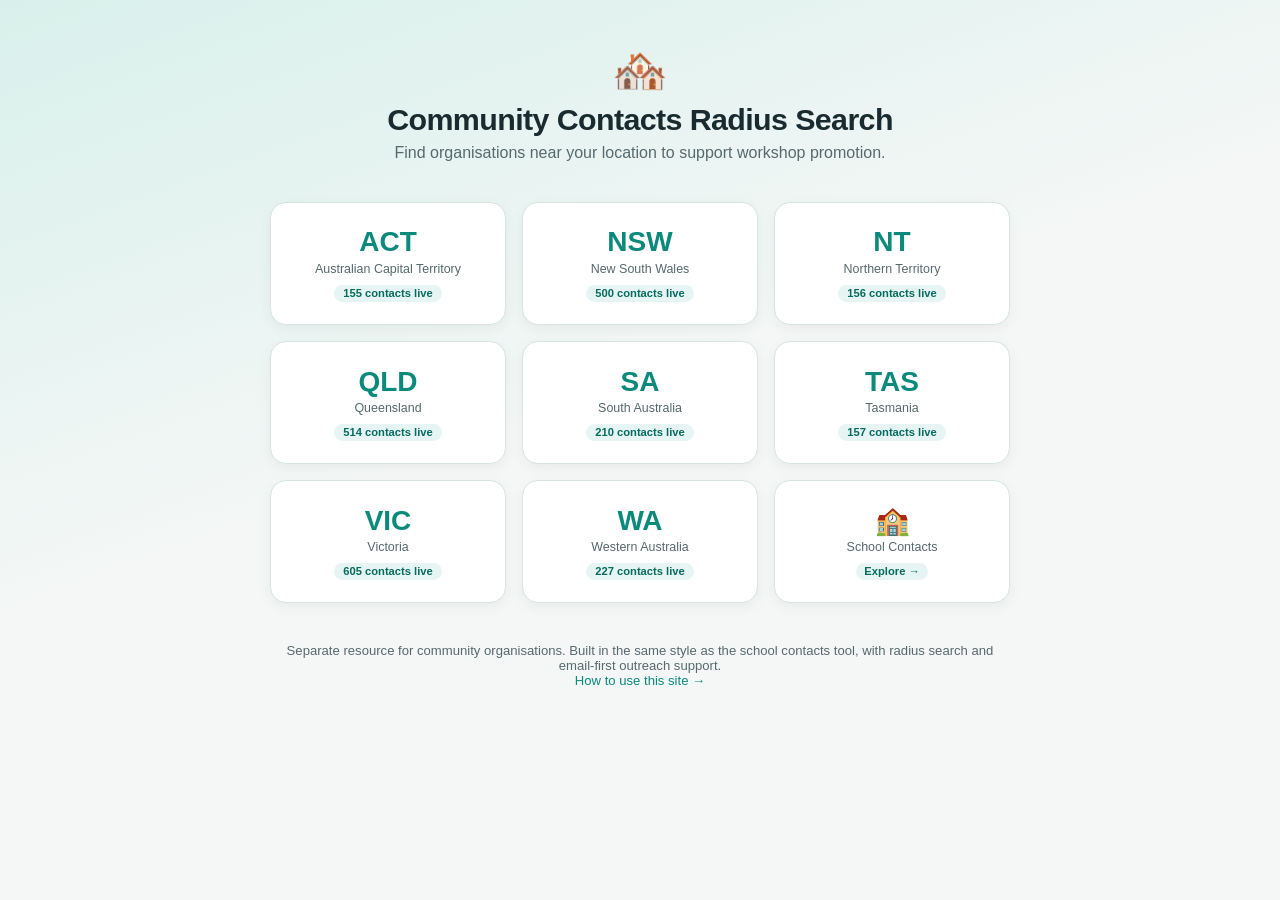
<file: docs/index.html>
<!doctype html>
<html lang="en">
<head>
  <meta charset="utf-8" />
  <meta name="viewport" content="width=device-width, initial-scale=1" />
  <title>Community Contacts Radius Search</title>
  <style>
    :root {
      --bg: #f4f7f6;
      --card: #ffffff;
      --ink: #1a2b2f;
      --accent: #0b8a7c;
      --accent-dark: #076b60;
      --line: #d7e5e2;
      --muted: #56696c;
    }
    *, *::before, *::after { box-sizing: border-box; }
    body {
      margin: 0;
      font-family: "Avenir Next", "Segoe UI", sans-serif;
      background: linear-gradient(160deg, #d8f0eb 0%, var(--bg) 45%);
      color: var(--ink);
      min-height: 100vh;
    }
    .wrap { max-width: 780px; margin: 0 auto; padding: 3rem 1.25rem 4rem; }
    .hero { text-align: center; margin-bottom: 2.5rem; }
    .hero-icon { font-size: 2.8rem; line-height: 1; margin-bottom: 0.6rem; }
    .hero h1 { margin: 0 0 0.4rem; font-size: 1.9rem; letter-spacing: -0.02em; }
    .hero p { margin: 0; color: var(--muted); }
    .state-grid { display: grid; grid-template-columns: repeat(3, 1fr); gap: 1rem; }
    @media (max-width: 480px) { .state-grid { grid-template-columns: repeat(2, 1fr); } }
    .state-card {
      display: flex;
      flex-direction: column;
      align-items: center;
      justify-content: center;
      gap: 0.35rem;
      padding: 1.6rem 1rem 1.4rem;
      background: var(--card);
      border: 1px solid var(--line);
      border-radius: 16px;
      text-decoration: none;
      color: var(--ink);
      box-shadow: 0 4px 14px rgba(0,0,0,0.05);
      transition: transform 0.15s ease, box-shadow 0.15s ease, border-color 0.15s ease;
    }
    .state-card:hover {
      transform: translateY(-3px);
      box-shadow: 0 10px 28px rgba(11,138,124,0.15);
      border-color: var(--accent);
    }
    .abbr { font-size: 1.75rem; font-weight: 800; color: var(--accent); line-height: 1; }
    .name { font-size: 0.78rem; color: var(--muted); font-weight: 500; text-align: center; }
    .badge {
      margin-top: 0.2rem;
      font-size: 0.7rem;
      color: var(--accent-dark);
      background: #e6f5f3;
      border-radius: 20px;
      padding: 0.15rem 0.55rem;
      font-weight: 600;
      white-space: nowrap;
    }
    .footnote { margin-top: 2.5rem; text-align: center; font-size: 0.82rem; color: var(--muted); }
  </style>
</head>
<body>
  <div class="wrap">
    <div class="hero">
      <div class="hero-icon">🏘️</div>
      <h1>Community Contacts Radius Search</h1>
      <p>Find organisations near your location to support workshop promotion.</p>
    </div>

    <div class="state-grid">
      <a class="state-card" href="./act.html">
        <span class="abbr">ACT</span>
        <span class="name">Australian Capital Territory</span>
        <span class="badge" id="actBadge">Loading…</span>
      </a>
      <a class="state-card" href="./nsw.html">
        <span class="abbr">NSW</span>
        <span class="name">New South Wales</span>
        <span class="badge" id="nswBadge">Loading…</span>
      </a>
      <a class="state-card" href="./nt.html">
        <span class="abbr">NT</span>
        <span class="name">Northern Territory</span>
        <span class="badge" id="ntBadge">Loading…</span>
      </a>
      <a class="state-card" href="./qld.html">
        <span class="abbr">QLD</span>
        <span class="name">Queensland</span>
        <span class="badge" id="qldBadge">Loading…</span>
      </a>
      <a class="state-card" href="./sa.html">
        <span class="abbr">SA</span>
        <span class="name">South Australia</span>
        <span class="badge" id="saBadge">Loading…</span>
      </a>
      <a class="state-card" href="./tas.html">
        <span class="abbr">TAS</span>
        <span class="name">Tasmania</span>
        <span class="badge" id="tasBadge">Loading…</span>
      </a>
      <a class="state-card" href="./vic.html">
        <span class="abbr">VIC</span>
        <span class="name">Victoria</span>
        <span class="badge" id="vicBadge">Loading…</span>
      </a>
      <a class="state-card" href="./wa.html">
        <span class="abbr">WA</span>
        <span class="name">Western Australia</span>
        <span class="badge" id="waBadge">Loading…</span>
      </a>
      <a class="state-card" href="https://craigwrenasmir.github.io/school-contacts/index.html">
        <span class="abbr">🏫</span>
        <span class="name">School Contacts</span>
        <span class="badge">Explore →</span>
      </a>
    </div>

    <p class="footnote">
      Separate resource for community organisations. Built in the same style as the school contacts tool, with radius search and email-first outreach support.<br>
      <a href="./help.html" style="color: var(--accent); text-decoration: none; font-weight: 500;">How to use this site →</a>
    </p>
  </div>

  <script>
    [["act","actBadge"],["nsw","nswBadge"],["nt","ntBadge"],["qld","qldBadge"],["sa","saBadge"],["tas","tasBadge"],["vic","vicBadge"],["wa","waBadge"]].forEach(([state, id]) => {
      fetch(`./data/${state}/contacts.min.json`)
        .then((r) => r.json())
        .then((rows) => {
          const badge = document.getElementById(id);
          if (badge) badge.textContent = `${rows.length} contacts live`;
        })
        .catch(() => {
          const badge = document.getElementById(id);
          if (badge) badge.textContent = "Coming soon";
        });
    });
  </script>
</body>
</html>
</file>
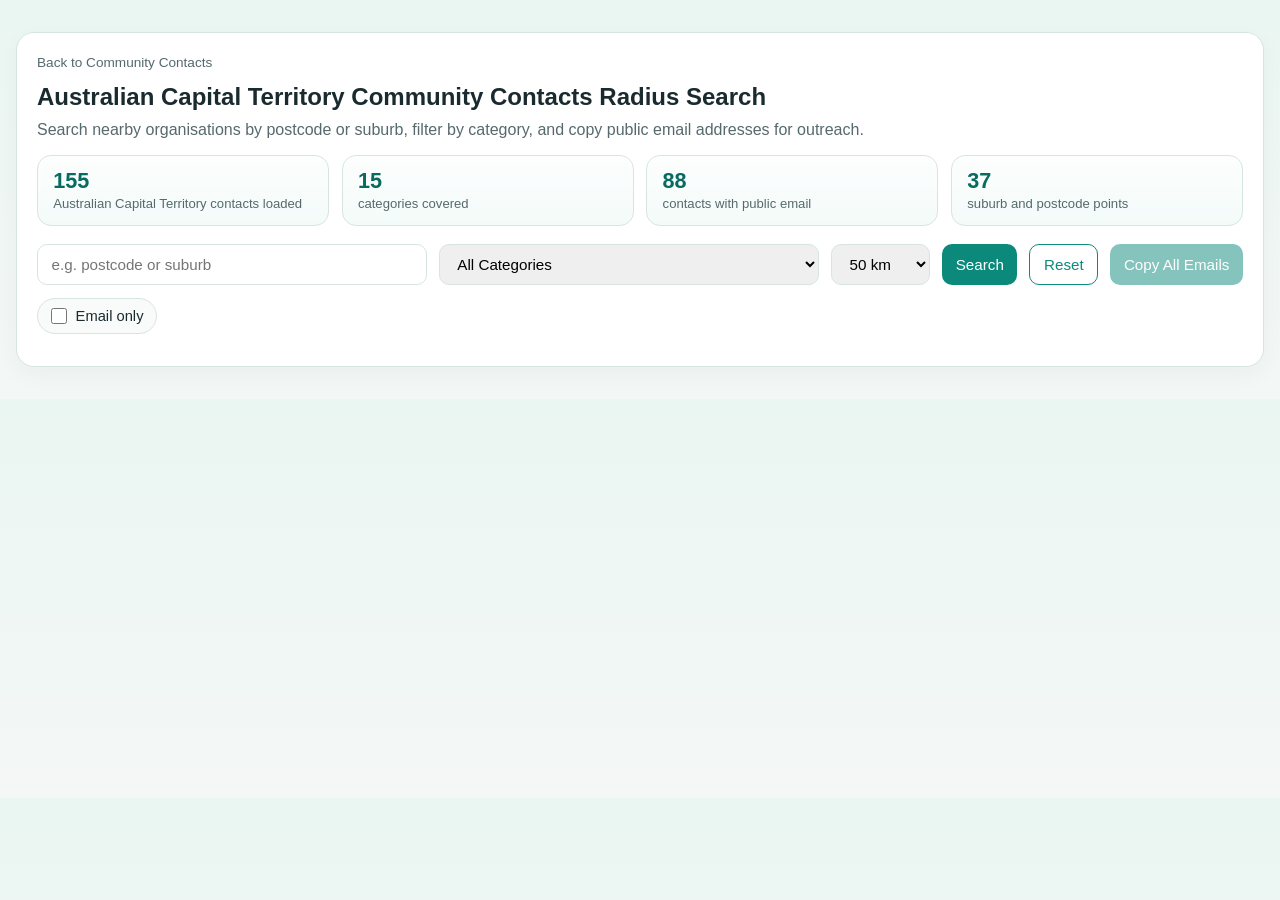
<file: docs/act.html>
<!doctype html>
<html lang="en">
<head>
  <meta charset="utf-8" />
  <meta name="viewport" content="width=device-width, initial-scale=1" />
  <title>ACT Community Contacts Radius Search</title>
  <link rel="stylesheet" href="./state.css" />
</head>
<body>
  <div class="wrap">
    <div class="card">
      <div class="topnav"><a href="./index.html">Back to Community Contacts</a></div>
      <h1 id="pageTitle"></h1>
      <p id="pageSub" class="sub"></p>
      <div id="datasetStats" class="stats" aria-live="polite"></div>
      <div class="row">
        <input id="location" placeholder="e.g. postcode or suburb" />
        <select id="category">
          <option value="all" selected>All Categories</option>
        </select>
        <select id="radius">
          <option value="5">5 km</option>
          <option value="10">10 km</option>
          <option value="20">20 km</option>
          <option value="50" selected>50 km</option>
          <option value="100">100 km</option>
        </select>
        <button id="searchBtn">Search</button>
        <button id="clearBtn" type="button" class="btn-toggle">Reset</button>
        <button id="copyBtn" type="button" disabled>Copy Emails</button>
      </div>
      <div class="row row-secondary">
        <label class="check">
          <input id="emailOnly" type="checkbox" />
          <span>Email only</span>
        </label>
      </div>
      <div id="meta" class="meta"></div>
      <div id="copyMeta" class="meta"></div>
      <div id="error" class="err"></div>
      <div style="overflow:auto;">
        <table id="results" hidden>
          <thead>
            <tr>
              <th>Organisation</th>
              <th>Category</th>
              <th>Suburb</th>
              <th>Email</th>
              <th>Phone</th>
              <th>Links</th>
            </tr>
          </thead>
          <tbody></tbody>
        </table>
      </div>
    </div>
  </div>

  <script>
    window.STATE_CODE = "act";
    window.STATE_NAME = "Australian Capital Territory";
  </script>
  <script src="./js/community-search.js"></script>
</body>
</html>
</file>
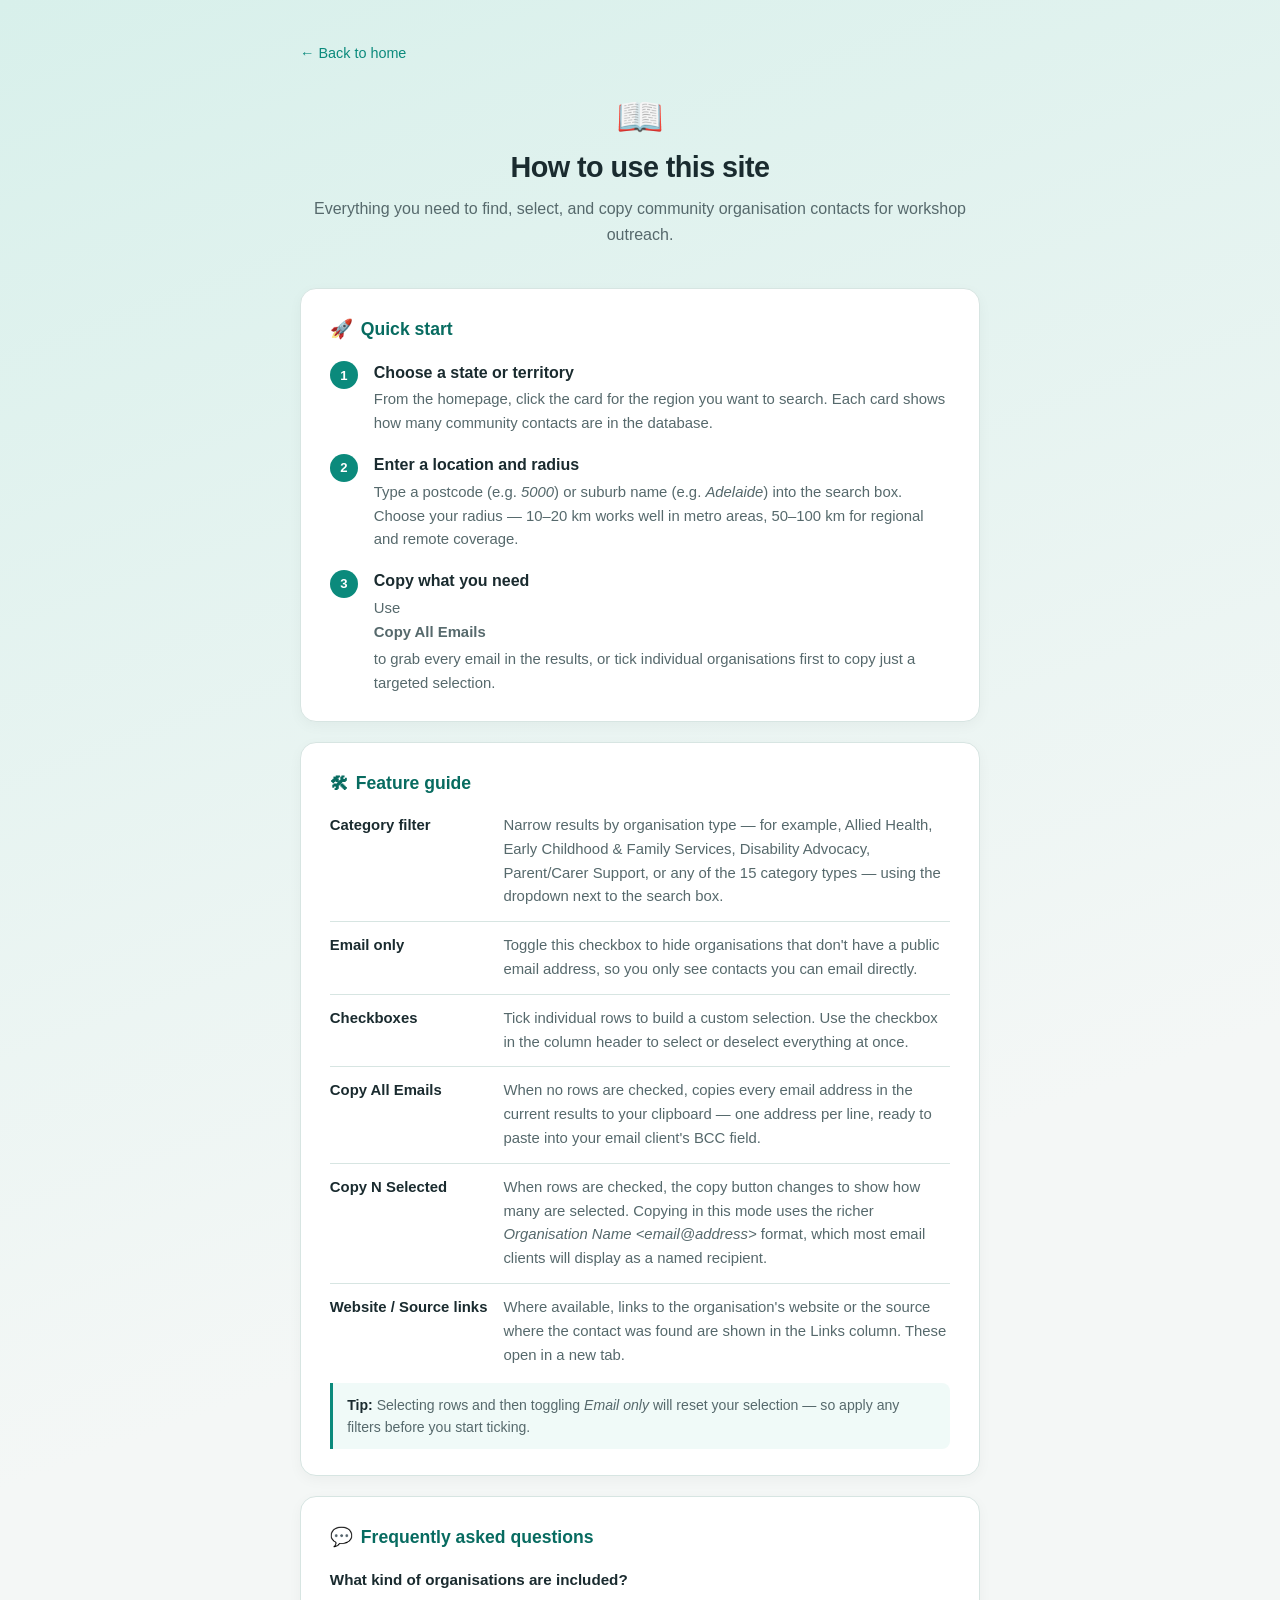
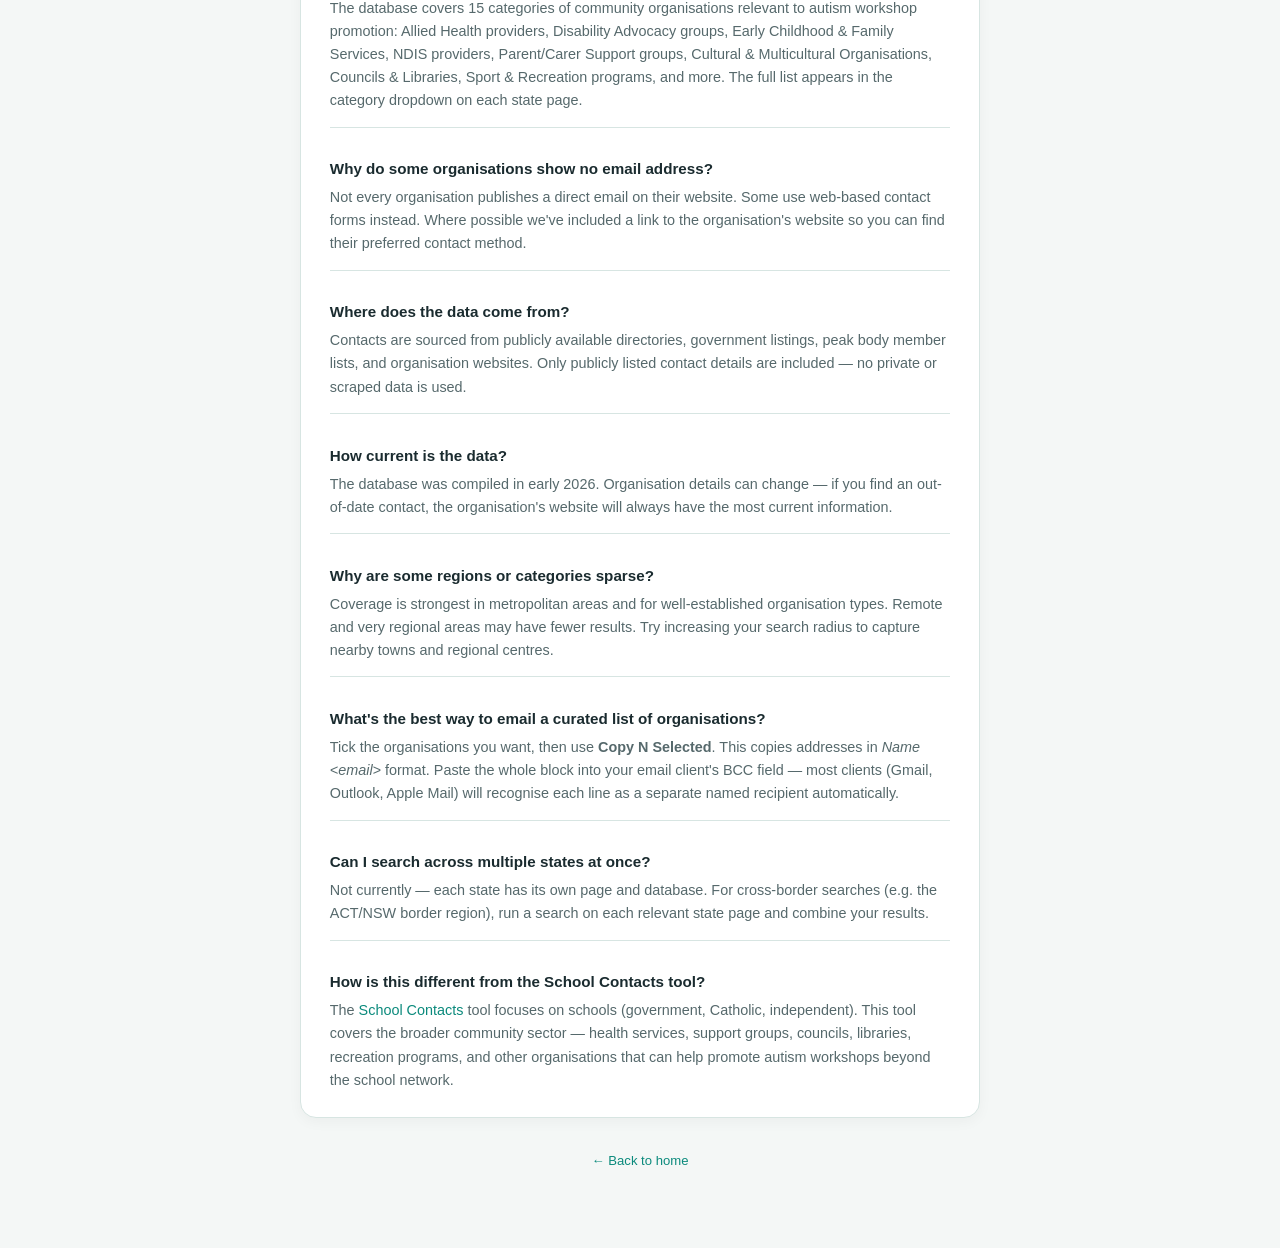
<file: docs/help.html>
<!doctype html>
<html lang="en">
<head>
  <meta charset="utf-8" />
  <meta name="viewport" content="width=device-width, initial-scale=1" />
  <title>How to use — Community Contacts Radius Search</title>
  <style>
    :root {
      --bg: #f4f7f6;
      --card: #ffffff;
      --ink: #1a2b2f;
      --accent: #0b8a7c;
      --accent-dark: #076b60;
      --line: #d7e5e2;
      --muted: #56696c;
    }

    *, *::before, *::after { box-sizing: border-box; }

    body {
      margin: 0;
      font-family: "Avenir Next", "Segoe UI", sans-serif;
      background: linear-gradient(160deg, #d8f0eb 0%, var(--bg) 45%);
      color: var(--ink);
      min-height: 100vh;
      line-height: 1.6;
    }

    .wrap {
      max-width: 720px;
      margin: 0 auto;
      padding: 2.5rem 1.25rem 4rem;
    }

    .topnav {
      margin-bottom: 2rem;
    }

    .topnav a {
      color: var(--accent);
      text-decoration: none;
      font-size: 0.9rem;
      font-weight: 500;
    }

    .topnav a:hover { text-decoration: underline; }

    .hero {
      text-align: center;
      margin-bottom: 2.5rem;
    }

    .hero-icon {
      font-size: 2.4rem;
      line-height: 1;
      margin-bottom: 0.5rem;
    }

    .hero h1 {
      margin: 0 0 0.4rem;
      font-size: 1.8rem;
      font-weight: 700;
      letter-spacing: -0.02em;
    }

    .hero p {
      margin: 0;
      color: var(--muted);
      font-size: 1rem;
    }

    /* -- Cards -- */
    .card {
      background: var(--card);
      border: 1px solid var(--line);
      border-radius: 16px;
      padding: 1.6rem 1.8rem;
      margin-bottom: 1.25rem;
      box-shadow: 0 4px 14px rgba(0,0,0,0.04);
    }

    .card h2 {
      margin: 0 0 1rem;
      font-size: 1.1rem;
      font-weight: 700;
      color: var(--accent-dark);
      display: flex;
      align-items: center;
      gap: 0.5rem;
    }

    .card h2 .icon { font-size: 1.15rem; }

    /* -- Steps -- */
    .steps { list-style: none; margin: 0; padding: 0; }

    .steps li {
      display: flex;
      gap: 1rem;
      margin-bottom: 1rem;
    }

    .steps li:last-child { margin-bottom: 0; }

    .step-num {
      flex-shrink: 0;
      width: 28px;
      height: 28px;
      background: var(--accent);
      color: #fff;
      border-radius: 50%;
      display: flex;
      align-items: center;
      justify-content: center;
      font-size: 0.82rem;
      font-weight: 700;
      margin-top: 0.1rem;
    }

    .step-body { flex: 1; }
    .step-body strong { display: block; margin-bottom: 0.2rem; }
    .step-body p { margin: 0; color: var(--muted); font-size: 0.93rem; }

    /* -- Feature rows -- */
    .feature-list { list-style: none; margin: 0; padding: 0; }

    .feature-list li {
      border-bottom: 1px solid var(--line);
      padding: 0.75rem 0;
      display: flex;
      gap: 0.85rem;
      align-items: flex-start;
      font-size: 0.93rem;
    }

    .feature-list li:last-child { border-bottom: none; padding-bottom: 0; }
    .feature-list li:first-child { padding-top: 0; }

    .feature-label {
      flex-shrink: 0;
      min-width: 160px;
      font-weight: 600;
      color: var(--ink);
    }

    .feature-desc { color: var(--muted); }

    /* -- FAQ -- */
    .faq { list-style: none; margin: 0; padding: 0; }

    .faq li {
      border-bottom: 1px solid var(--line);
      padding: 0.9rem 0;
    }

    .faq li:last-child { border-bottom: none; padding-bottom: 0; }
    .faq li:first-child { padding-top: 0; }

    .faq-q {
      font-weight: 600;
      margin-bottom: 0.3rem;
      font-size: 0.95rem;
    }

    .faq-a {
      color: var(--muted);
      font-size: 0.9rem;
      margin: 0;
    }

    /* -- Tip box -- */
    .tip {
      background: #f0faf8;
      border-left: 3px solid var(--accent);
      border-radius: 0 8px 8px 0;
      padding: 0.65rem 0.9rem;
      font-size: 0.88rem;
      color: var(--muted);
      margin-top: 1rem;
    }

    .tip strong { color: var(--ink); }

    /* -- Footer -- */
    .footnote {
      margin-top: 2rem;
      text-align: center;
      font-size: 0.82rem;
      color: var(--muted);
    }

    a { color: var(--accent); text-decoration: none; }
    a:hover { text-decoration: underline; }
  </style>
</head>
<body>
  <div class="wrap">

    <div class="topnav">
      <a href="./index.html">&larr; Back to home</a>
    </div>

    <div class="hero">
      <div class="hero-icon">📖</div>
      <h1>How to use this site</h1>
      <p>Everything you need to find, select, and copy community organisation contacts for workshop outreach.</p>
    </div>

    <!-- Quick start -->
    <div class="card">
      <h2><span class="icon">🚀</span> Quick start</h2>
      <ol class="steps">
        <li>
          <div class="step-num">1</div>
          <div class="step-body">
            <strong>Choose a state or territory</strong>
            <p>From the homepage, click the card for the region you want to search. Each card shows how many community contacts are in the database.</p>
          </div>
        </li>
        <li>
          <div class="step-num">2</div>
          <div class="step-body">
            <strong>Enter a location and radius</strong>
            <p>Type a postcode (e.g. <em>5000</em>) or suburb name (e.g. <em>Adelaide</em>) into the search box. Choose your radius — 10–20 km works well in metro areas, 50–100 km for regional and remote coverage.</p>
          </div>
        </li>
        <li>
          <div class="step-num">3</div>
          <div class="step-body">
            <strong>Copy what you need</strong>
            <p>Use <strong>Copy All Emails</strong> to grab every email in the results, or tick individual organisations first to copy just a targeted selection.</p>
          </div>
        </li>
      </ol>
    </div>

    <!-- Feature guide -->
    <div class="card">
      <h2><span class="icon">🛠</span> Feature guide</h2>
      <ul class="feature-list">
        <li>
          <span class="feature-label">Category filter</span>
          <span class="feature-desc">Narrow results by organisation type — for example, Allied Health, Early Childhood &amp; Family Services, Disability Advocacy, Parent/Carer Support, or any of the 15 category types — using the dropdown next to the search box.</span>
        </li>
        <li>
          <span class="feature-label">Email only</span>
          <span class="feature-desc">Toggle this checkbox to hide organisations that don't have a public email address, so you only see contacts you can email directly.</span>
        </li>
        <li>
          <span class="feature-label">Checkboxes</span>
          <span class="feature-desc">Tick individual rows to build a custom selection. Use the checkbox in the column header to select or deselect everything at once.</span>
        </li>
        <li>
          <span class="feature-label">Copy All Emails</span>
          <span class="feature-desc">When no rows are checked, copies every email address in the current results to your clipboard — one address per line, ready to paste into your email client's BCC field.</span>
        </li>
        <li>
          <span class="feature-label">Copy N Selected</span>
          <span class="feature-desc">When rows are checked, the copy button changes to show how many are selected. Copying in this mode uses the richer <em>Organisation Name &lt;email@address&gt;</em> format, which most email clients will display as a named recipient.</span>
        </li>
        <li>
          <span class="feature-label">Website / Source links</span>
          <span class="feature-desc">Where available, links to the organisation's website or the source where the contact was found are shown in the Links column. These open in a new tab.</span>
        </li>
      </ul>
      <div class="tip">
        <strong>Tip:</strong> Selecting rows and then toggling <em>Email only</em> will reset your selection — so apply any filters before you start ticking.
      </div>
    </div>

    <!-- FAQ -->
    <div class="card">
      <h2><span class="icon">💬</span> Frequently asked questions</h2>
      <ul class="faq">
        <li>
          <p class="faq-q">What kind of organisations are included?</p>
          <p class="faq-a">The database covers 15 categories of community organisations relevant to autism workshop promotion: Allied Health providers, Disability Advocacy groups, Early Childhood &amp; Family Services, NDIS providers, Parent/Carer Support groups, Cultural &amp; Multicultural Organisations, Councils &amp; Libraries, Sport &amp; Recreation programs, and more. The full list appears in the category dropdown on each state page.</p>
        </li>
        <li>
          <p class="faq-q">Why do some organisations show no email address?</p>
          <p class="faq-a">Not every organisation publishes a direct email on their website. Some use web-based contact forms instead. Where possible we've included a link to the organisation's website so you can find their preferred contact method.</p>
        </li>
        <li>
          <p class="faq-q">Where does the data come from?</p>
          <p class="faq-a">Contacts are sourced from publicly available directories, government listings, peak body member lists, and organisation websites. Only publicly listed contact details are included — no private or scraped data is used.</p>
        </li>
        <li>
          <p class="faq-q">How current is the data?</p>
          <p class="faq-a">The database was compiled in early 2026. Organisation details can change — if you find an out-of-date contact, the organisation's website will always have the most current information.</p>
        </li>
        <li>
          <p class="faq-q">Why are some regions or categories sparse?</p>
          <p class="faq-a">Coverage is strongest in metropolitan areas and for well-established organisation types. Remote and very regional areas may have fewer results. Try increasing your search radius to capture nearby towns and regional centres.</p>
        </li>
        <li>
          <p class="faq-q">What's the best way to email a curated list of organisations?</p>
          <p class="faq-a">Tick the organisations you want, then use <strong>Copy N Selected</strong>. This copies addresses in <em>Name &lt;email&gt;</em> format. Paste the whole block into your email client's BCC field — most clients (Gmail, Outlook, Apple Mail) will recognise each line as a separate named recipient automatically.</p>
        </li>
        <li>
          <p class="faq-q">Can I search across multiple states at once?</p>
          <p class="faq-a">Not currently — each state has its own page and database. For cross-border searches (e.g. the ACT/NSW border region), run a search on each relevant state page and combine your results.</p>
        </li>
        <li>
          <p class="faq-q">How is this different from the School Contacts tool?</p>
          <p class="faq-a">The <a href="https://craigwrenasmir.github.io/school-contacts/index.html">School Contacts</a> tool focuses on schools (government, Catholic, independent). This tool covers the broader community sector — health services, support groups, councils, libraries, recreation programs, and other organisations that can help promote autism workshops beyond the school network.</p>
        </li>
      </ul>
    </div>

    <p class="footnote">
      <a href="./index.html">&larr; Back to home</a>
    </p>

  </div>
</body>
</html>
</file>
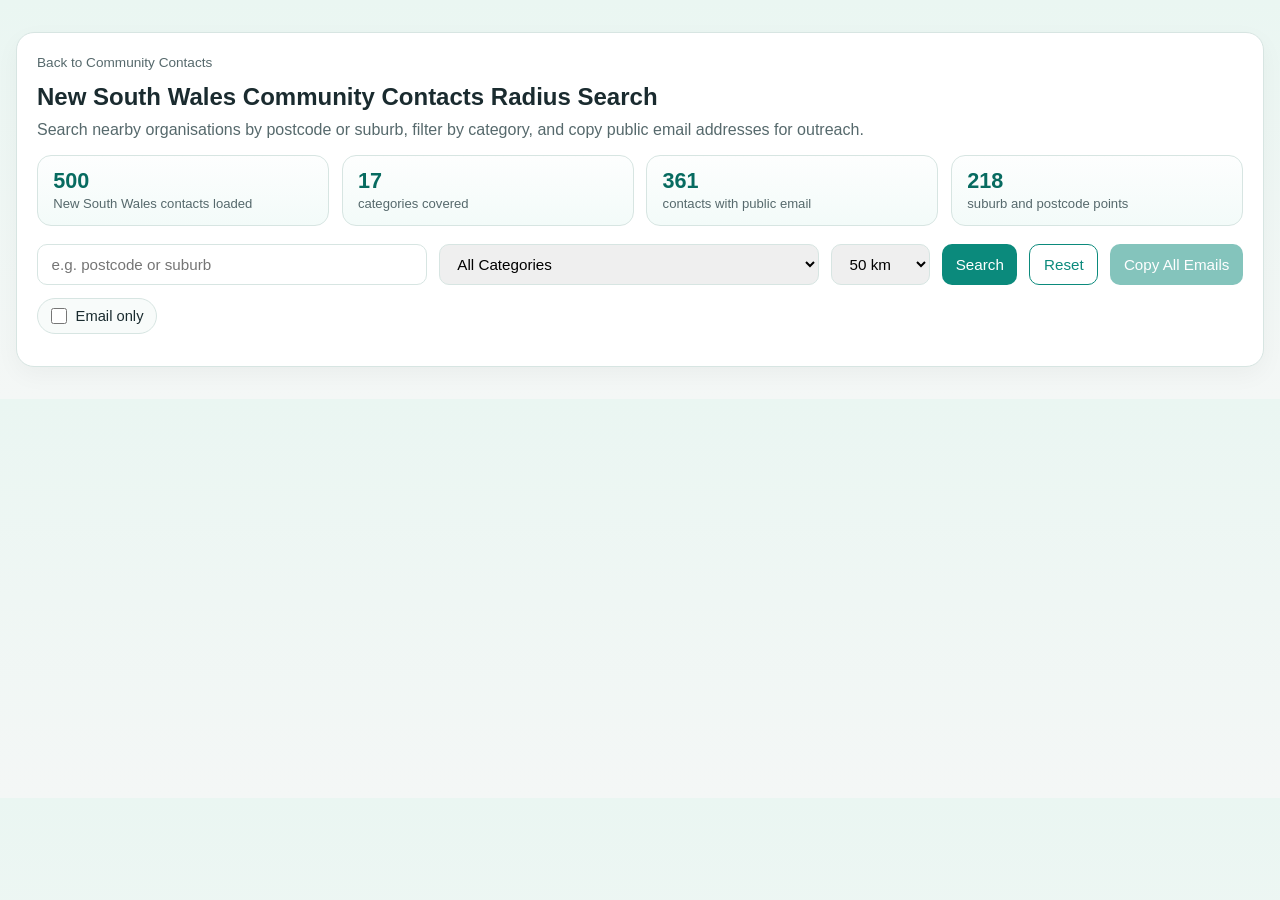
<file: docs/nsw.html>
<!doctype html>
<html lang="en">
<head>
  <meta charset="utf-8" />
  <meta name="viewport" content="width=device-width, initial-scale=1" />
  <title>NSW Community Contacts Radius Search</title>
  <link rel="stylesheet" href="./state.css" />
</head>
<body>
  <div class="wrap">
    <div class="card">
      <div class="topnav"><a href="./index.html">Back to Community Contacts</a></div>
      <h1 id="pageTitle"></h1>
      <p id="pageSub" class="sub"></p>
      <div id="datasetStats" class="stats" aria-live="polite"></div>
      <div class="row">
        <input id="location" placeholder="e.g. postcode or suburb" />
        <select id="category">
          <option value="all" selected>All Categories</option>
        </select>
        <select id="radius">
          <option value="5">5 km</option>
          <option value="10">10 km</option>
          <option value="20">20 km</option>
          <option value="50" selected>50 km</option>
          <option value="100">100 km</option>
        </select>
        <button id="searchBtn">Search</button>
        <button id="clearBtn" type="button" class="btn-toggle">Reset</button>
        <button id="copyBtn" type="button" disabled>Copy Emails</button>
      </div>
      <div class="row row-secondary">
        <label class="check">
          <input id="emailOnly" type="checkbox" />
          <span>Email only</span>
        </label>
      </div>
      <div id="meta" class="meta"></div>
      <div id="copyMeta" class="meta"></div>
      <div id="error" class="err"></div>
      <div style="overflow:auto;">
        <table id="results" hidden>
          <thead>
            <tr>
              <th>Organisation</th>
              <th>Category</th>
              <th>Suburb</th>
              <th>Email</th>
              <th>Phone</th>
              <th>Links</th>
            </tr>
          </thead>
          <tbody></tbody>
        </table>
      </div>
    </div>
  </div>

  <script>
    window.STATE_CODE = "nsw";
    window.STATE_NAME = "New South Wales";
  </script>
  <script src="./js/community-search.js"></script>
</body>
</html>
</file>
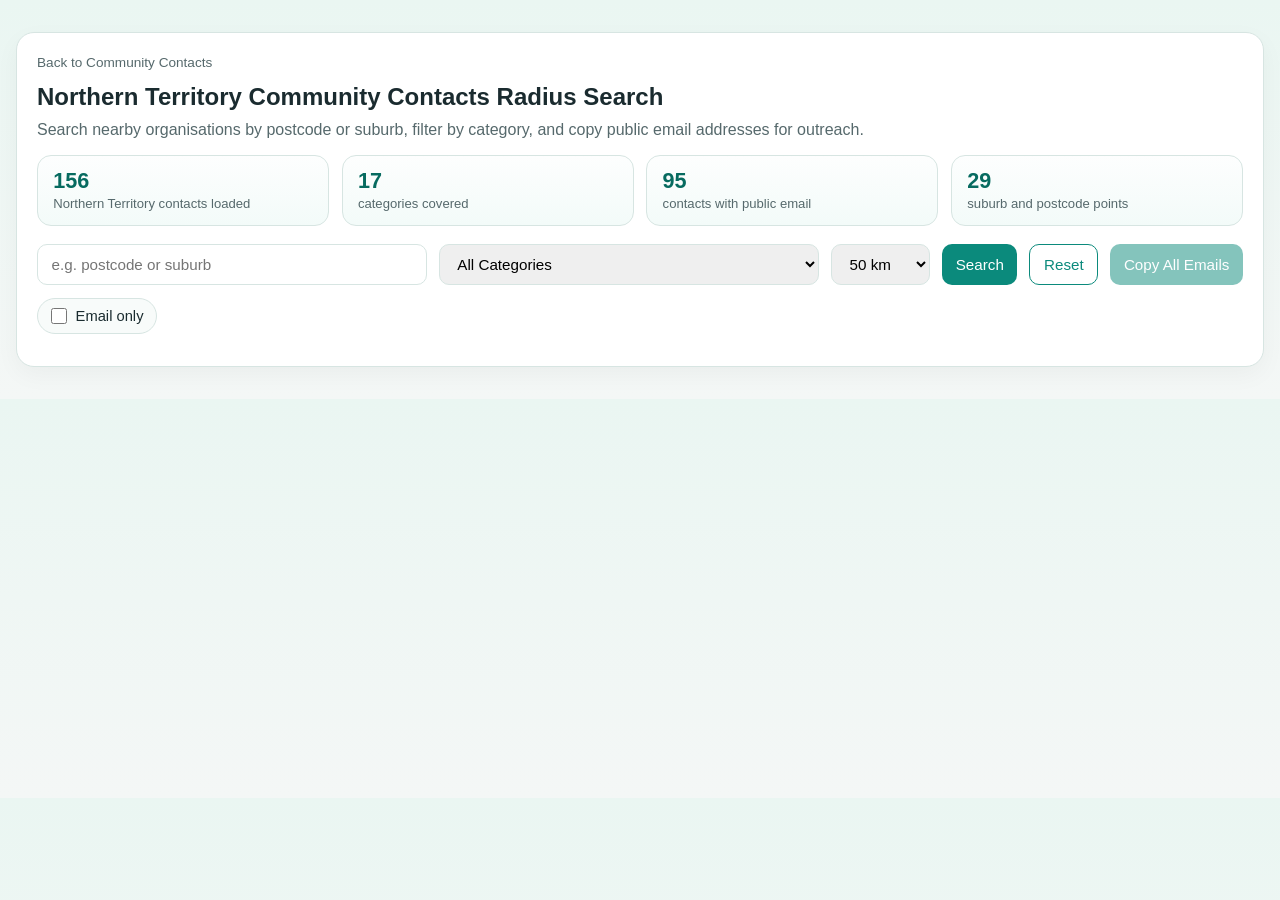
<file: docs/nt.html>
<!doctype html>
<html lang="en">
<head>
  <meta charset="utf-8" />
  <meta name="viewport" content="width=device-width, initial-scale=1" />
  <title>NT Community Contacts Radius Search</title>
  <link rel="stylesheet" href="./state.css" />
</head>
<body>
  <div class="wrap">
    <div class="card">
      <div class="topnav"><a href="./index.html">Back to Community Contacts</a></div>
      <h1 id="pageTitle"></h1>
      <p id="pageSub" class="sub"></p>
      <div id="datasetStats" class="stats" aria-live="polite"></div>
      <div class="row">
        <input id="location" placeholder="e.g. postcode or suburb" />
        <select id="category">
          <option value="all" selected>All Categories</option>
        </select>
        <select id="radius">
          <option value="5">5 km</option>
          <option value="10">10 km</option>
          <option value="20">20 km</option>
          <option value="50" selected>50 km</option>
          <option value="100">100 km</option>
        </select>
        <button id="searchBtn">Search</button>
        <button id="clearBtn" type="button" class="btn-toggle">Reset</button>
        <button id="copyBtn" type="button" disabled>Copy Emails</button>
      </div>
      <div class="row row-secondary">
        <label class="check">
          <input id="emailOnly" type="checkbox" />
          <span>Email only</span>
        </label>
      </div>
      <div id="meta" class="meta"></div>
      <div id="copyMeta" class="meta"></div>
      <div id="error" class="err"></div>
      <div style="overflow:auto;">
        <table id="results" hidden>
          <thead>
            <tr>
              <th>Organisation</th>
              <th>Category</th>
              <th>Suburb</th>
              <th>Email</th>
              <th>Phone</th>
              <th>Links</th>
            </tr>
          </thead>
          <tbody></tbody>
        </table>
      </div>
    </div>
  </div>

  <script>
    window.STATE_CODE = "nt";
    window.STATE_NAME = "Northern Territory";
  </script>
  <script src="./js/community-search.js"></script>
</body>
</html>
</file>
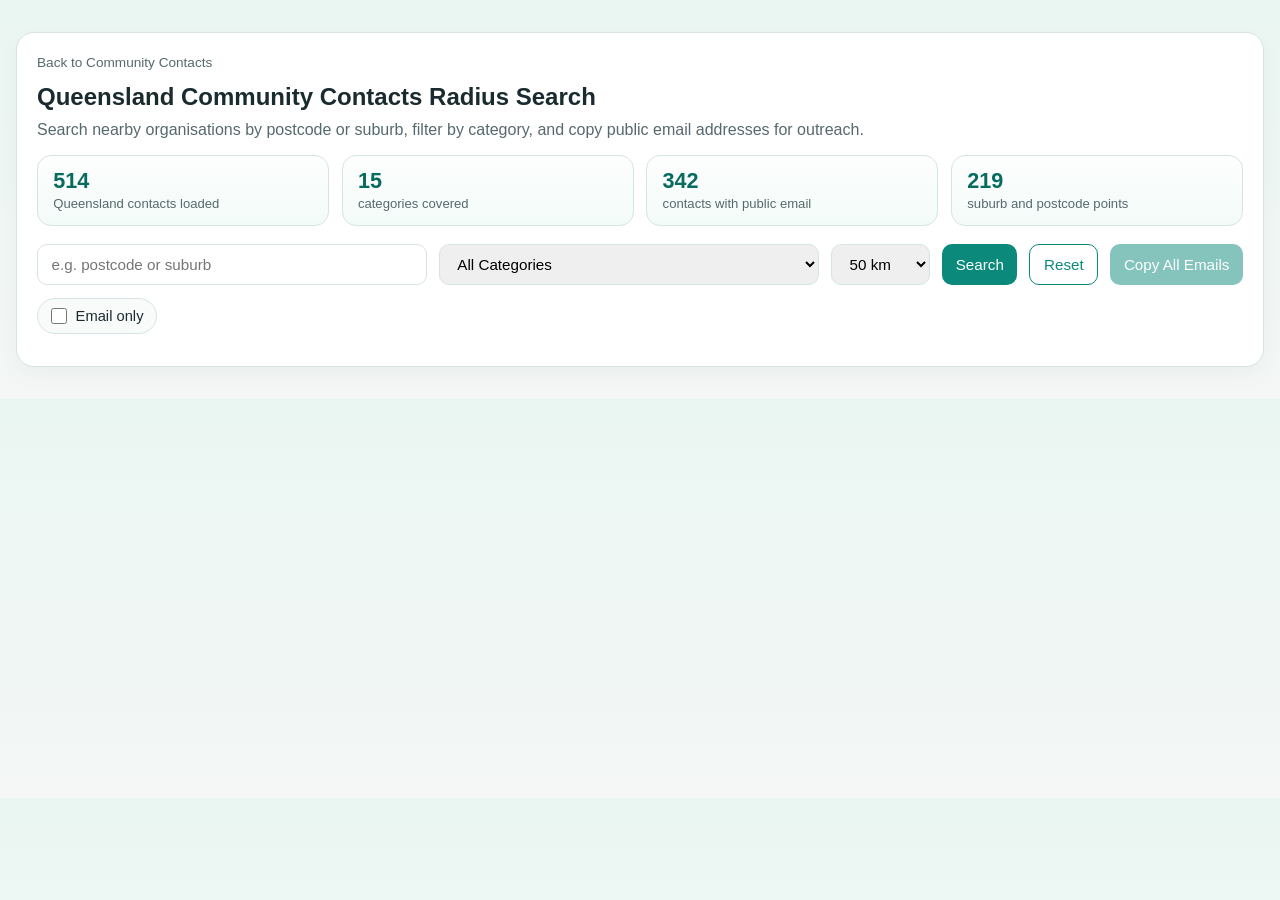
<file: docs/qld.html>
<!doctype html>
<html lang="en">
<head>
  <meta charset="utf-8" />
  <meta name="viewport" content="width=device-width, initial-scale=1" />
  <title>QLD Community Contacts Radius Search</title>
  <link rel="stylesheet" href="./state.css" />
</head>
<body>
  <div class="wrap">
    <div class="card">
      <div class="topnav"><a href="./index.html">Back to Community Contacts</a></div>
      <h1 id="pageTitle"></h1>
      <p id="pageSub" class="sub"></p>
      <div id="datasetStats" class="stats" aria-live="polite"></div>
      <div class="row">
        <input id="location" placeholder="e.g. postcode or suburb" />
        <select id="category">
          <option value="all" selected>All Categories</option>
        </select>
        <select id="radius">
          <option value="5">5 km</option>
          <option value="10">10 km</option>
          <option value="20">20 km</option>
          <option value="50" selected>50 km</option>
          <option value="100">100 km</option>
        </select>
        <button id="searchBtn">Search</button>
        <button id="clearBtn" type="button" class="btn-toggle">Reset</button>
        <button id="copyBtn" type="button" disabled>Copy Emails</button>
      </div>
      <div class="row row-secondary">
        <label class="check">
          <input id="emailOnly" type="checkbox" />
          <span>Email only</span>
        </label>
      </div>
      <div id="meta" class="meta"></div>
      <div id="copyMeta" class="meta"></div>
      <div id="error" class="err"></div>
      <div style="overflow:auto;">
        <table id="results" hidden>
          <thead>
            <tr>
              <th>Organisation</th>
              <th>Category</th>
              <th>Suburb</th>
              <th>Email</th>
              <th>Phone</th>
              <th>Links</th>
            </tr>
          </thead>
          <tbody></tbody>
        </table>
      </div>
    </div>
  </div>

  <script>
    window.STATE_CODE = "qld";
    window.STATE_NAME = "Queensland";
  </script>
  <script src="./js/community-search.js"></script>
</body>
</html>
</file>
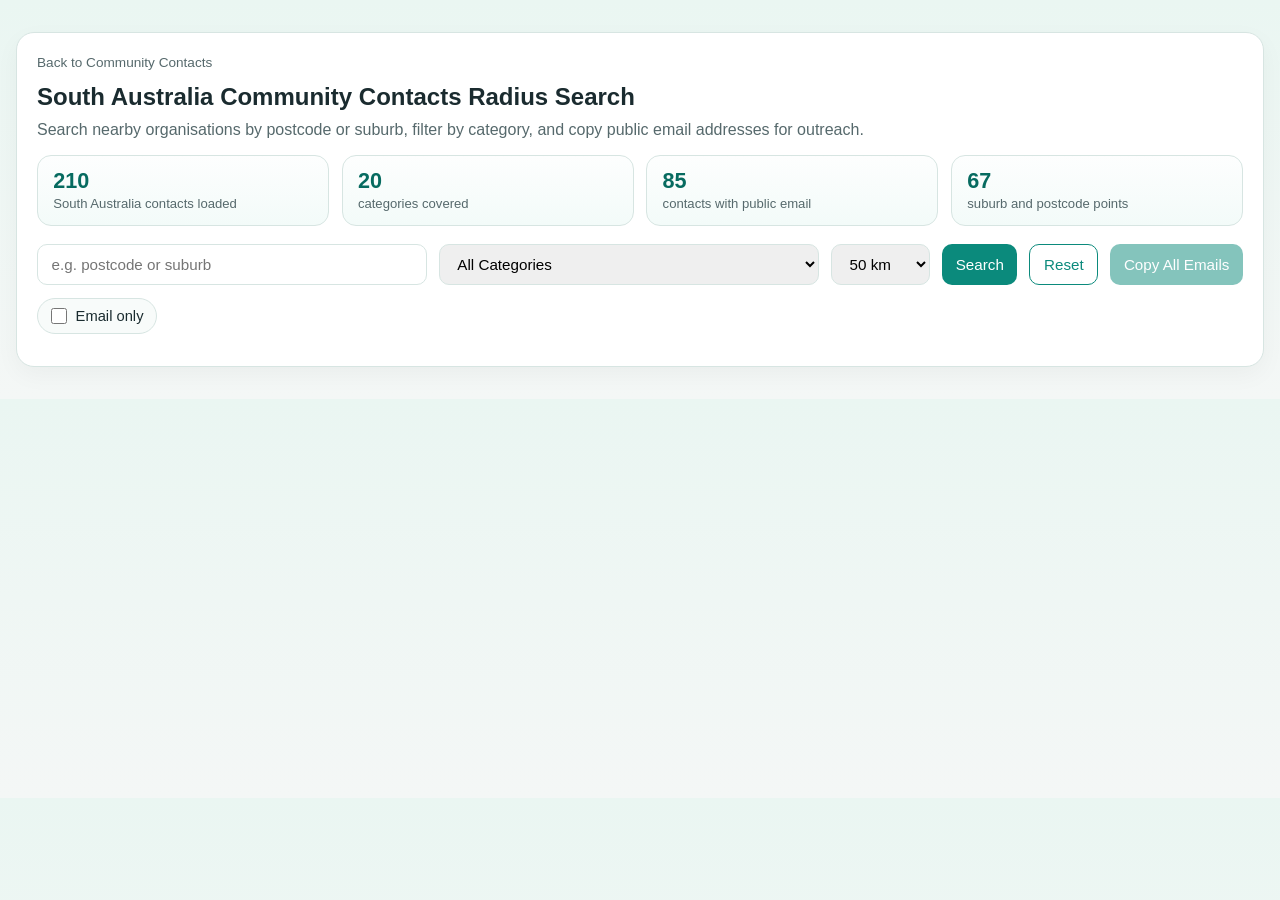
<file: docs/sa.html>
<!doctype html>
<html lang="en">
<head>
  <meta charset="utf-8" />
  <meta name="viewport" content="width=device-width, initial-scale=1" />
  <title>SA Community Contacts Radius Search</title>
  <link rel="stylesheet" href="./state.css" />
</head>
<body>
  <div class="wrap">
    <div class="card">
      <div class="topnav"><a href="./index.html">Back to Community Contacts</a></div>
      <h1 id="pageTitle"></h1>
      <p id="pageSub" class="sub"></p>
      <div id="datasetStats" class="stats" aria-live="polite"></div>
      <div class="row">
        <input id="location" placeholder="e.g. postcode or suburb" />
        <select id="category">
          <option value="all" selected>All Categories</option>
        </select>
        <select id="radius">
          <option value="5">5 km</option>
          <option value="10">10 km</option>
          <option value="20">20 km</option>
          <option value="50" selected>50 km</option>
          <option value="100">100 km</option>
        </select>
        <button id="searchBtn">Search</button>
        <button id="clearBtn" type="button" class="btn-toggle">Reset</button>
        <button id="copyBtn" type="button" disabled>Copy Emails</button>
      </div>
      <div class="row row-secondary">
        <label class="check">
          <input id="emailOnly" type="checkbox" />
          <span>Email only</span>
        </label>
      </div>
      <div id="meta" class="meta"></div>
      <div id="copyMeta" class="meta"></div>
      <div id="error" class="err"></div>
      <div style="overflow:auto;">
        <table id="results" hidden>
          <thead>
            <tr>
              <th>Organisation</th>
              <th>Category</th>
              <th>Suburb</th>
              <th>Email</th>
              <th>Phone</th>
              <th>Links</th>
            </tr>
          </thead>
          <tbody></tbody>
        </table>
      </div>
    </div>
  </div>

  <script>
    window.STATE_CODE = "sa";
    window.STATE_NAME = "South Australia";
  </script>
  <script src="./js/community-search.js"></script>
</body>
</html>
</file>
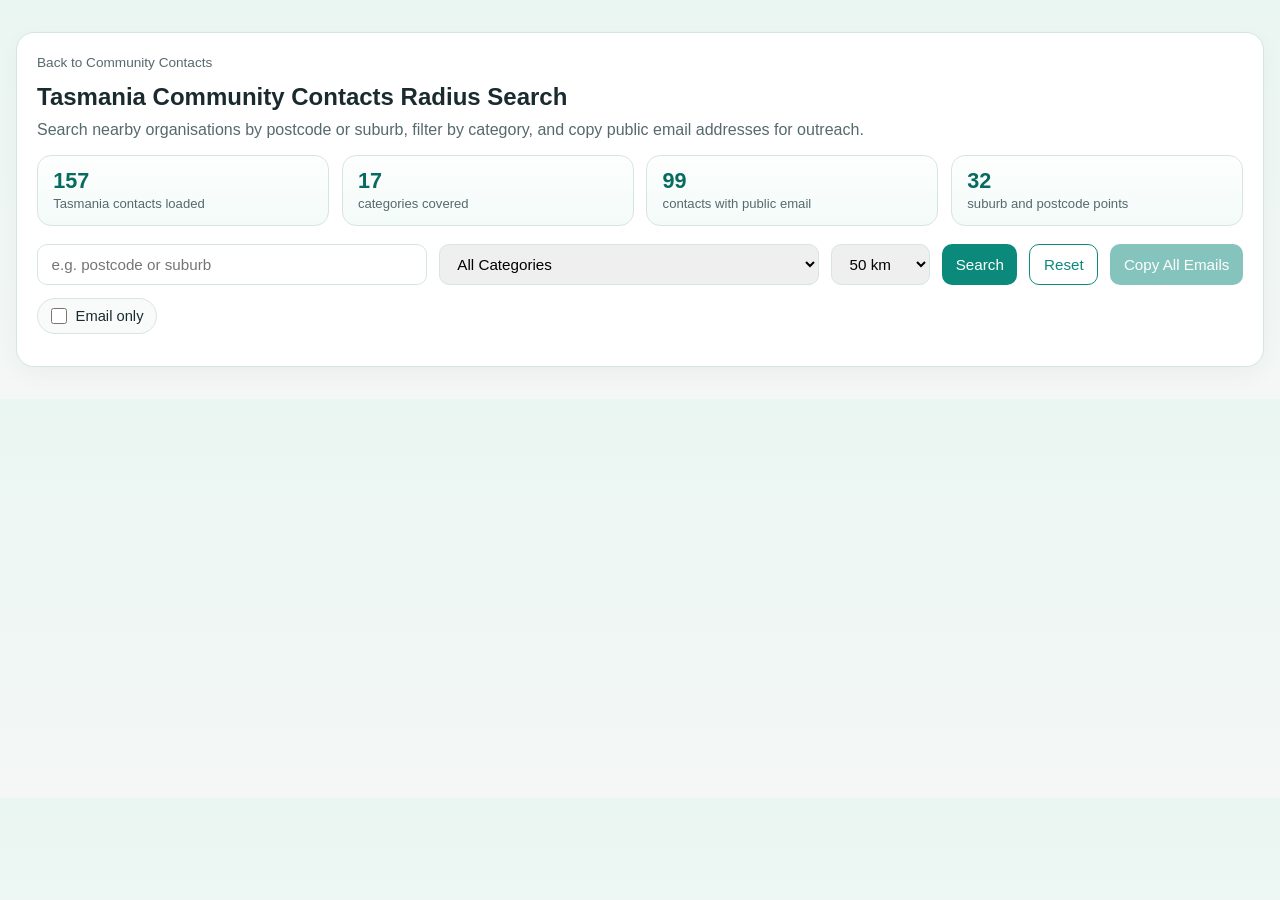
<file: docs/tas.html>
<!doctype html>
<html lang="en">
<head>
  <meta charset="utf-8" />
  <meta name="viewport" content="width=device-width, initial-scale=1" />
  <title>TAS Community Contacts Radius Search</title>
  <link rel="stylesheet" href="./state.css" />
</head>
<body>
  <div class="wrap">
    <div class="card">
      <div class="topnav"><a href="./index.html">Back to Community Contacts</a></div>
      <h1 id="pageTitle"></h1>
      <p id="pageSub" class="sub"></p>
      <div id="datasetStats" class="stats" aria-live="polite"></div>
      <div class="row">
        <input id="location" placeholder="e.g. postcode or suburb" />
        <select id="category">
          <option value="all" selected>All Categories</option>
        </select>
        <select id="radius">
          <option value="5">5 km</option>
          <option value="10">10 km</option>
          <option value="20">20 km</option>
          <option value="50" selected>50 km</option>
          <option value="100">100 km</option>
        </select>
        <button id="searchBtn">Search</button>
        <button id="clearBtn" type="button" class="btn-toggle">Reset</button>
        <button id="copyBtn" type="button" disabled>Copy Emails</button>
      </div>
      <div class="row row-secondary">
        <label class="check">
          <input id="emailOnly" type="checkbox" />
          <span>Email only</span>
        </label>
      </div>
      <div id="meta" class="meta"></div>
      <div id="copyMeta" class="meta"></div>
      <div id="error" class="err"></div>
      <div style="overflow:auto;">
        <table id="results" hidden>
          <thead>
            <tr>
              <th>Organisation</th>
              <th>Category</th>
              <th>Suburb</th>
              <th>Email</th>
              <th>Phone</th>
              <th>Links</th>
            </tr>
          </thead>
          <tbody></tbody>
        </table>
      </div>
    </div>
  </div>

  <script>
    window.STATE_CODE = "tas";
    window.STATE_NAME = "Tasmania";
  </script>
  <script src="./js/community-search.js"></script>
</body>
</html>
</file>
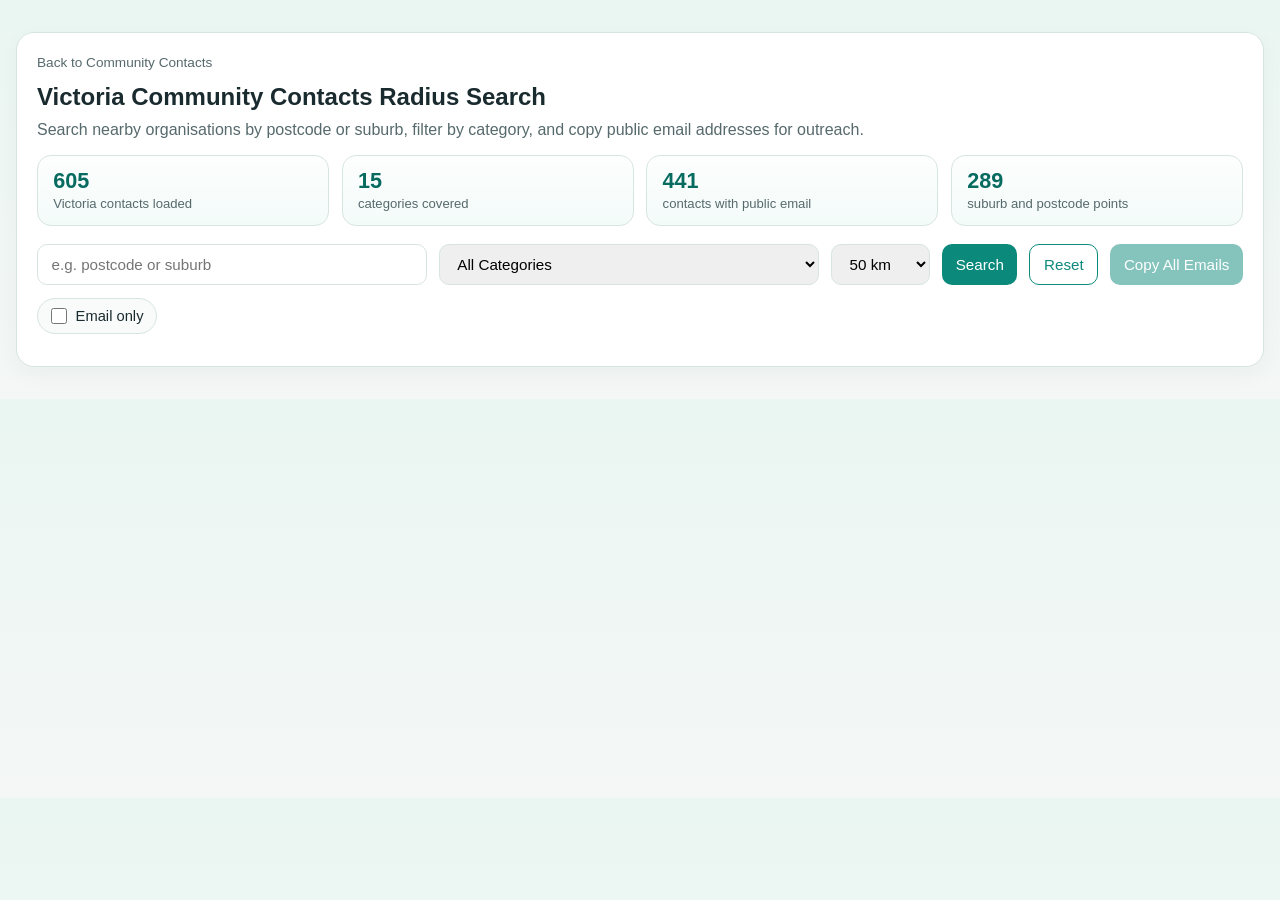
<file: docs/vic.html>
<!doctype html>
<html lang="en">
<head>
  <meta charset="utf-8" />
  <meta name="viewport" content="width=device-width, initial-scale=1" />
  <title>VIC Community Contacts Radius Search</title>
  <link rel="stylesheet" href="./state.css" />
</head>
<body>
  <div class="wrap">
    <div class="card">
      <div class="topnav"><a href="./index.html">Back to Community Contacts</a></div>
      <h1 id="pageTitle"></h1>
      <p id="pageSub" class="sub"></p>
      <div id="datasetStats" class="stats" aria-live="polite"></div>
      <div class="row">
        <input id="location" placeholder="e.g. postcode or suburb" />
        <select id="category">
          <option value="all" selected>All Categories</option>
        </select>
        <select id="radius">
          <option value="5">5 km</option>
          <option value="10">10 km</option>
          <option value="20">20 km</option>
          <option value="50" selected>50 km</option>
          <option value="100">100 km</option>
        </select>
        <button id="searchBtn">Search</button>
        <button id="clearBtn" type="button" class="btn-toggle">Reset</button>
        <button id="copyBtn" type="button" disabled>Copy Emails</button>
      </div>
      <div class="row row-secondary">
        <label class="check">
          <input id="emailOnly" type="checkbox" />
          <span>Email only</span>
        </label>
      </div>
      <div id="meta" class="meta"></div>
      <div id="copyMeta" class="meta"></div>
      <div id="error" class="err"></div>
      <div style="overflow:auto;">
        <table id="results" hidden>
          <thead>
            <tr>
              <th>Organisation</th>
              <th>Category</th>
              <th>Suburb</th>
              <th>Email</th>
              <th>Phone</th>
              <th>Links</th>
            </tr>
          </thead>
          <tbody></tbody>
        </table>
      </div>
    </div>
  </div>

  <script>
    window.STATE_CODE = "vic";
    window.STATE_NAME = "Victoria";
  </script>
  <script src="./js/community-search.js"></script>
</body>
</html>
</file>
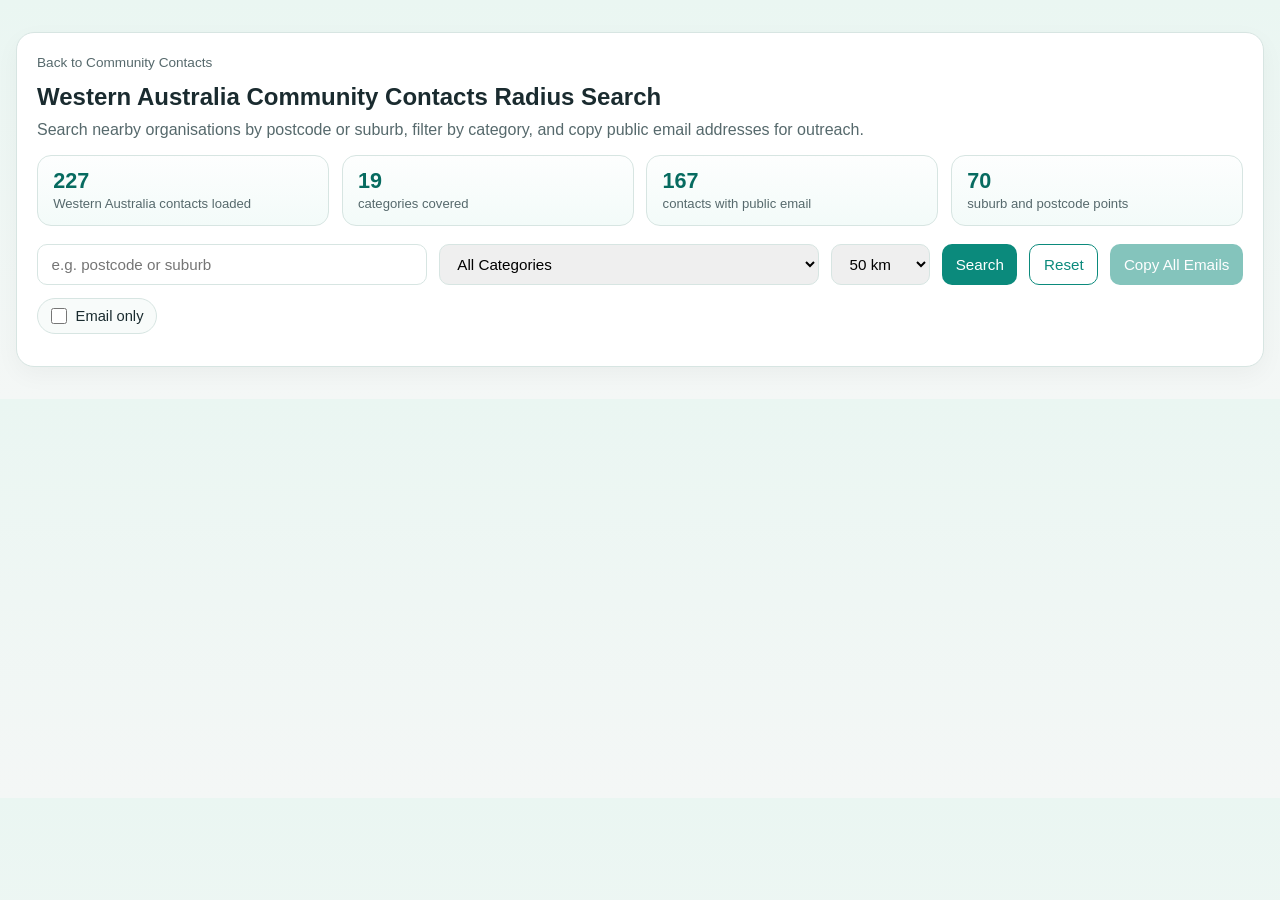
<file: docs/wa.html>
<!doctype html>
<html lang="en">
<head>
  <meta charset="utf-8" />
  <meta name="viewport" content="width=device-width, initial-scale=1" />
  <title>WA Community Contacts Radius Search</title>
  <link rel="stylesheet" href="./state.css" />
</head>
<body>
  <div class="wrap">
    <div class="card">
      <div class="topnav"><a href="./index.html">Back to Community Contacts</a></div>
      <h1 id="pageTitle"></h1>
      <p id="pageSub" class="sub"></p>
      <div id="datasetStats" class="stats" aria-live="polite"></div>
      <div class="row">
        <input id="location" placeholder="e.g. postcode or suburb" />
        <select id="category">
          <option value="all" selected>All Categories</option>
        </select>
        <select id="radius">
          <option value="5">5 km</option>
          <option value="10">10 km</option>
          <option value="20">20 km</option>
          <option value="50" selected>50 km</option>
          <option value="100">100 km</option>
        </select>
        <button id="searchBtn">Search</button>
        <button id="clearBtn" type="button" class="btn-toggle">Reset</button>
        <button id="copyBtn" type="button" disabled>Copy Emails</button>
      </div>
      <div class="row row-secondary">
        <label class="check">
          <input id="emailOnly" type="checkbox" />
          <span>Email only</span>
        </label>
      </div>
      <div id="meta" class="meta"></div>
      <div id="copyMeta" class="meta"></div>
      <div id="error" class="err"></div>
      <div style="overflow:auto;">
        <table id="results" hidden>
          <thead>
            <tr>
              <th>Organisation</th>
              <th>Category</th>
              <th>Suburb</th>
              <th>Email</th>
              <th>Phone</th>
              <th>Links</th>
            </tr>
          </thead>
          <tbody></tbody>
        </table>
      </div>
    </div>
  </div>

  <script>
    window.STATE_CODE = "wa";
    window.STATE_NAME = "Western Australia";
  </script>
  <script src="./js/community-search.js"></script>
</body>
</html>
</file>
<file: docs/state.css>
:root {
  --bg: #f4f7f6;
  --card: #ffffff;
  --ink: #1a2b2f;
  --accent: #0b8a7c;
  --accent-dark: #076b60;
  --line: #d7e5e2;
  --muted: #56696c;
}
* { box-sizing: border-box; }
body { margin: 0; font-family: "Avenir Next", "Segoe UI", sans-serif; background: linear-gradient(180deg, #eaf6f2, var(--bg)); color: var(--ink); }
.wrap { max-width: 1280px; margin: 2rem auto; padding: 0 1rem; }
.card { background: var(--card); border: 1px solid var(--line); border-radius: 18px; padding: 1.25rem; box-shadow: 0 8px 24px rgba(0,0,0,0.04); }
h1 { margin: 0; font-size: 1.5rem; }
.sub { margin: 0.6rem 0 1rem; color: var(--muted); }
.row { display: flex; gap: 0.75rem; flex-wrap: wrap; }
.row-secondary { margin-top: 0.8rem; align-items: center; }
input, select, button { border: 1px solid var(--line); border-radius: 10px; padding: 0.65rem 0.85rem; font-size: 0.95rem; }
input { flex: 1; min-width: 220px; }
button { border: 0; background: var(--accent); color: #fff; cursor: pointer; transition: background 0.15s ease, transform 0.15s ease; }
button:hover:not(:disabled) { background: var(--accent-dark); transform: translateY(-1px); }
button:disabled { opacity: 0.5; cursor: not-allowed; }
.meta { margin-top: 0.75rem; color: var(--muted); font-size: 0.9rem; }
.err { margin-top: 0.5rem; color: #a31515; font-size: 0.9rem; }
table { width: 100%; border-collapse: collapse; margin-top: 1rem; font-size: 0.9rem; }
th, td { border-bottom: 1px solid var(--line); padding: 0.7rem 0.45rem; text-align: left; vertical-align: top; }
th { color: var(--muted); font-weight: 600; background: #f8fbfa; position: sticky; top: 0; }
a { color: #095d92; text-decoration: none; }
a:hover { text-decoration: underline; }
.topnav { margin-bottom: 0.75rem; }
.topnav a { font-size: 0.85rem; color: var(--muted); }
.btn-toggle { background: transparent; color: var(--accent); border: 1.5px solid var(--accent); }
.btn-toggle.active { background: var(--accent); color: #fff; }
.btn-toggle:hover:not(.active) { background: #e6f5f3; }
.stats { display: grid; grid-template-columns: repeat(4, minmax(0, 1fr)); gap: 0.8rem; margin: 1rem 0 1.1rem; }
.stat { border: 1px solid var(--line); border-radius: 14px; padding: 0.85rem 0.95rem; background: linear-gradient(180deg, #fdfefe, #f3fbf9); }
.stat strong { display: block; font-size: 1.35rem; line-height: 1.1; color: var(--accent-dark); }
.stat span { display: block; margin-top: 0.22rem; font-size: 0.82rem; color: var(--muted); }
.check { display: inline-flex; align-items: center; gap: 0.55rem; padding: 0.55rem 0.8rem; border: 1px solid var(--line); border-radius: 999px; background: #f8fbfa; font-size: 0.92rem; color: var(--ink); }
.check input { min-width: 0; width: 16px; height: 16px; margin: 0; padding: 0; accent-color: var(--accent); }
.link-stack { display: flex; flex-direction: column; align-items: flex-start; gap: 0.28rem; min-width: 88px; }
.empty-state { padding: 0.95rem 0; color: var(--muted); font-size: 0.92rem; }
.flavour { display: none; margin-top: 0.5rem; padding: 0.5rem 0.85rem; background: #f0faf8; border-left: 3px solid var(--accent); border-radius: 0 8px 8px 0; font-size: 0.88rem; color: var(--muted); font-style: italic; }
.flavour.visible { display: block; }
.sel-col { width: 32px; text-align: center; padding: 0.55rem 0.2rem; }
.sel-col input[type="checkbox"] { flex: none; min-width: 0; width: 16px; height: 16px; padding: 0; margin: 0; cursor: pointer; accent-color: var(--accent); }
tr.row-selected td { background: #e8f5f2; }

@media (max-width: 900px) {
  .stats { grid-template-columns: repeat(2, minmax(0, 1fr)); }
}

@media (max-width: 640px) {
  .wrap { margin: 1rem auto; }
  .card { padding: 1rem; border-radius: 14px; }
  .stats { grid-template-columns: 1fr; }
  input, select, button { width: 100%; }
  .row > * { flex: 1 1 100%; }
  th, td { padding: 0.6rem 0.35rem; }
}
</file>
